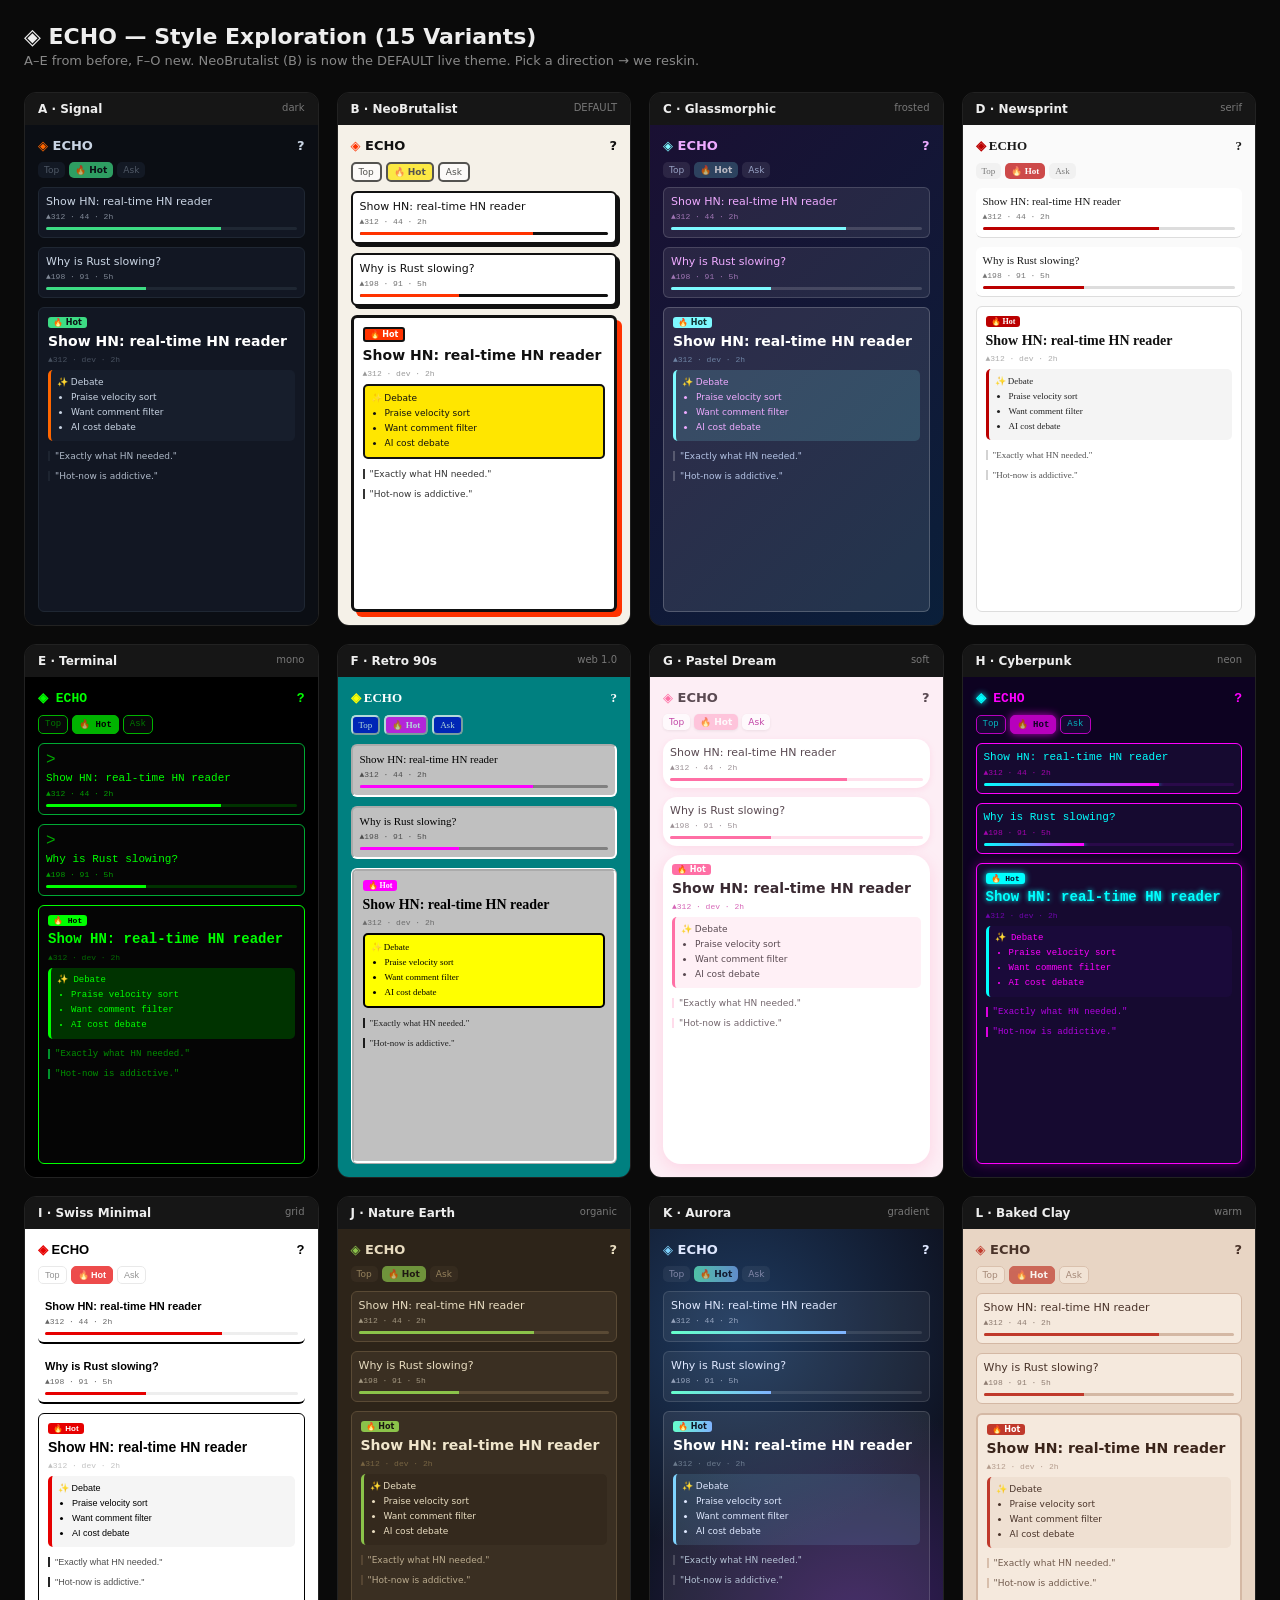
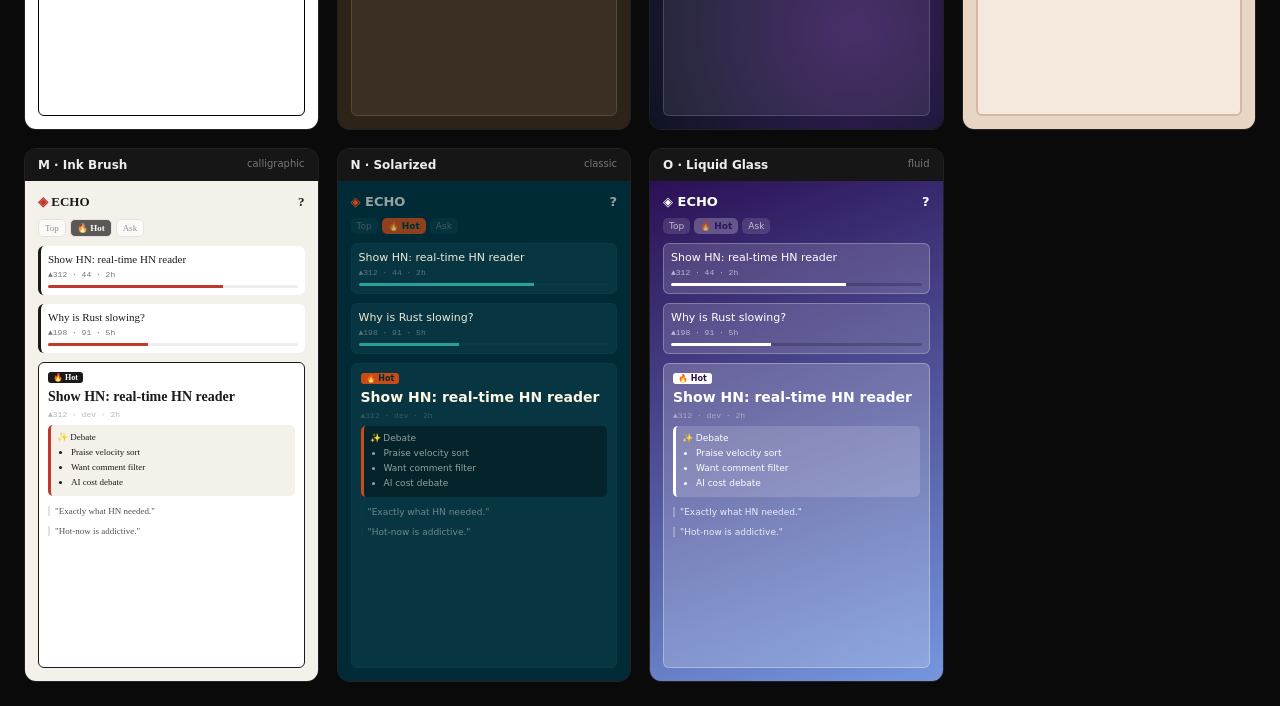
<file: mockups.html>
<!DOCTYPE html>
<html lang="en">
<head>
<meta charset="UTF-8">
<meta name="viewport" content="width=device-width, initial-scale=1.0">
<title>ECHO — Style Exploration (15 Variants)</title>
<style>
  *{box-sizing:border-box;margin:0;padding:0}
  body{font-family:-apple-system,system-ui,sans-serif;background:#0a0a0a;color:#eee;padding:24px}
  h1{font-size:22px;margin-bottom:4px;font-weight:700}
  .sub{color:#888;font-size:13px;margin-bottom:24px}
  .grid{display:grid;grid-template-columns:repeat(auto-fit,minmax(280px,1fr));gap:18px}
  .variant{border-radius:12px;overflow:hidden;border:1px solid #222}
  .variant h2{font-size:12px;padding:9px 13px;background:#161616;font-weight:600;display:flex;justify-content:space-between}
  .variant h2 span{font-size:10px;color:#777;font-weight:400}
  .screen{height:500px;overflow:hidden}
  .scr{height:100%;display:flex;flex-direction:column;padding:13px;gap:9px}
  .top{display:flex;justify-content:space-between;align-items:center;font-size:13px;font-weight:700}
  .tabs{display:flex;gap:4px;flex-wrap:wrap}
  .tab{font-size:9px;padding:3px 6px;border-radius:5px;opacity:.7}
  .tab.hot{font-weight:700}
  .row{display:flex;flex-direction:column;gap:3px;padding:7px;border-radius:6px}
  .rt{font-size:11px;font-weight:500;line-height:1.25}
  .rm{font-size:8px;opacity:.6;font-family:monospace}
  .bar{height:3px;border-radius:2px;overflow:hidden;margin-top:3px}
  .bar i{display:block;height:100%}
  .reader{flex:1;border-radius:6px;padding:9px;display:flex;flex-direction:column;gap:6px;overflow:hidden}
  .rh{font-size:14px;font-weight:700;line-height:1.1}
  .rmeta{font-size:8px;opacity:.6;font-family:monospace}
  .sum{border-radius:5px;padding:6px;font-size:9px;line-height:1.4}
  .sum ul{margin:3px 0 0 14px}
  .sum li{margin:2px 0}
  .cm{border-left:2px solid;padding-left:5px;font-size:9px;margin-top:4px;opacity:.85}
  .badge{font-size:8px;padding:1px 5px;border-radius:3px;font-weight:700;align-self:flex-start}

  /* A SIGNAL */
  .A{background:#0B0E14;color:#C9D4E3}
  .A .top .g{color:#FF6600}.A .tab{background:#171E2C;color:#6B7787}.A .tab.hot{background:#3DDC84;color:#0B0E14}
  .A .row{background:#121723;border:1px solid #1F2733}.A .rt{color:#C9D4E3}.A .bar{background:#1F2733}.A .bar i{background:#3DDC84}
  .A .reader{background:#121723;border:1px solid #1F2733}.A .rh{color:#fff}.A .rmeta{color:#6B7787}
  .A .sum{background:#171E2C;border-left:3px solid #FF6600;color:#C9D4E3}.A .cm{border-color:#1F2733;color:#C9D4E3}.A .badge{background:#3DDC84;color:#0B0E14}

  /* B NEOBRUTALIST */
  .B{background:#F5F1E8;color:#111}
  .B .top .g{color:#FF3300}
  .B .tab{background:#fff;color:#111;border:2px solid #111}
  .B .tab.hot{background:#FFE600;border:2px solid #111}
  .B .row{background:#fff;border:2px solid #111;box-shadow:3px 3px 0 #111}
  .B .rt{color:#111}.B .bar{background:#111}.B .bar i{background:#FF3300}
  .B .reader{background:#fff;border:3px solid #111;box-shadow:5px 5px 0 #FF3300}
  .B .rh{color:#111}.B .rmeta{color:#555}
  .B .sum{background:#FFE600;border:2px solid #111;color:#111}
  .B .cm{border-color:#111;color:#111}.B .badge{background:#FF3300;color:#fff;border:2px solid #111}

  /* C GLASSMORPHIC */
  .C{background:linear-gradient(135deg,#1a1033,#0a1f3a);color:#eaf}
  .C .top .g{color:#7df9ff}
  .C .tab{background:rgba(255,255,255,.12);color:#cdf}.C .tab.hot{background:rgba(125,249,255,.3);color:#fff}
  .C .row{background:rgba(255,255,255,.08);border:1px solid rgba(255,255,255,.15)}
  .C .rt{color:#eaf}.C .bar{background:rgba(255,255,255,.15)}.C .bar i{background:#7df9ff}
  .C .reader{background:rgba(255,255,255,.1);border:1px solid rgba(255,255,255,.2)}
  .C .rh{color:#fff}.C .rmeta{color:#9bd}
  .C .sum{background:rgba(125,249,255,.15);border-left:3px solid #7df9ff;color:#eaf}
  .C .cm{border-color:rgba(255,255,255,.25);color:#cdf}.C .badge{background:#7df9ff;color:#133}

  /* D NEWSPRINT */
  .D{background:#fafafa;color:#1a1a1a;font-family:Georgia,serif}
  .D .top .g{color:#b00}
  .D .tab{background:#eee;color:#444}.D .tab.hot{background:#b00;color:#fff}
  .D .row{background:#fff;border-bottom:1px solid #ddd}.D .rt{color:#1a1a1a}
  .D .bar{background:#ddd}.D .bar i{background:#b00}
  .D .reader{background:#fff;border:1px solid #ddd}.D .rh{color:#111}.D .rmeta{color:#777;font-family:monospace}
  .D .sum{background:#f4f4f4;border-left:3px solid #b00;color:#222}.D .cm{border-color:#ccc;color:#333}.D .badge{background:#b00;color:#fff}

  /* E TERMINAL */
  .E{background:#000;color:#0f0;font-family:"JetBrains Mono",monospace}
  .E .top .g{color:#0f0}
  .E .tab{background:#0a0a0a;color:#0a0;border:1px solid #0f0}.E .tab.hot{background:#0f0;color:#000}
  .E .row{background:#050505;border:1px solid #0a3}.E .rt{color:#0f0}.E .bar{background:#030}.E .bar i{background:#0f0}
  .E .reader{background:#050505;border:1px solid #0f0}.E .rh{color:#0f0}.E .rmeta{color:#0a0}
  .E .sum{background:#030;border-left:3px solid #0f0;color:#0f0}.E .cm{border-color:#0a3;color:#0a0}.E .badge{background:#0f0;color:#000}
  .E .row::before{content:"> ";color:#0a0}

  /* F RETRO 90S */
  .F{background:#008080;color:#fff;font-family:"Comic Sans MS",cursive}
  .F .top .g{color:#ff0}
  .F .tab{background:#0000cd;color:#fff;border:2px outset #fff}.F .tab.hot{background:#ff00ff;color:#fff}
  .F .row{background:#c0c0c0;color:#000;border:2px inset #fff}.F .rt{color:#000}
  .F .bar{background:#808080}.F .bar i{background:#ff00ff}
  .F .reader{background:#c0c0c0;color:#000;border:3px ridge #fff}.F .rh{color:#000}.F .rmeta{color:#333;font-family:monospace}
  .F .sum{background:#ffff00;color:#000;border:2px solid #000}.F .cm{border-color:#000;color:#000}.F .badge{background:#ff00ff;color:#fff}

  /* G PASTEL DREAM */
  .G{background:#fdeef5;color:#5a4a52}
  .G .top .g{color:#ff6fa5}
  .G .tab{background:#fff;color:#a08;box-shadow:0 1px 3px rgba(0,0,0,.1)}.G .tab.hot{background:#ffb3d1;color:#fff}
  .G .row{background:#fff;color:#5a4a52;border-radius:14px;box-shadow:0 2px 6px rgba(255,111,165,.15)}
  .G .rt{color:#5a4a52}.G .bar{background:#ffe0ec}.G .bar i{background:#ff6fa5}
  .G .reader{background:#fff;border-radius:18px;box-shadow:0 4px 16px rgba(255,111,165,.2)}
  .G .rh{color:#3a2a32}.G .rmeta{color:#b08;font-family:monospace}
  .G .sum{background:#fff0f6;border-left:3px solid #ff6fa5;color:#5a4a52}
  .G .cm{border-color:#ffd6e8;color:#5a4a52}.G .badge{background:#ff6fa5;color:#fff}

  /* H CYBERPUNK */
  .H{background:#0d0221;color:#f0f;font-family:"Courier New",monospace}
  .H .top .g{color:#0ff;text-shadow:0 0 6px #0ff}
  .H .tab{background:#1a0a3a;color:#0ff;border:1px solid #f0f}.H .tab.hot{background:#f0f;color:#0d0221;box-shadow:0 0 8px #f0f}
  .H .row{background:#160a30;border:1px solid #f0f}.H .rt{color:#0ff}
  .H .bar{background:#2a0a4a}.H .bar i{background:linear-gradient(90deg,#0ff,#f0f);box-shadow:0 0 5px #0ff}
  .H .reader{background:#160a30;border:1px solid #f0f;box-shadow:0 0 12px rgba(255,0,255,.3)}
  .H .rh{color:#0ff;text-shadow:0 0 5px #0ff}.H .rmeta{color:#a0f;font-family:monospace}
  .H .sum{background:#1a0a3a;border-left:3px solid #0ff;color:#f0f}
  .H .cm{border-color:#f0f;color:#c0f}.H .badge{background:#0ff;color:#0d0221;box-shadow:0 0 6px #0ff}

  /* I SWISS MINIMAL */
  .I{background:#fff;color:#000;font-family:"Helvetica Neue",Arial,sans-serif}
  .I .top .g{color:#e60000}
  .I .tab{background:#fff;color:#666;border:1px solid #e0e0e0}.I .tab.hot{background:#e60000;color:#fff;border-color:#e60000}
  .I .row{background:#fff;border-bottom:2px solid #000}.I .rt{color:#000;font-weight:600}
  .I .bar{background:#eee}.I .bar i{background:#e60000}
  .I .reader{background:#fff;border:1px solid #000}
  .I .rh{color:#000;font-weight:700}.I .rmeta{color:#999;font-family:monospace}
  .I .sum{background:#f5f5f5;border-left:4px solid #e60000;color:#000}
  .I .cm{border-color:#000;color:#333}.I .badge{background:#e60000;color:#fff}

  /* J NATURE EARTH */
  .J{background:#2d2419;color:#e8dcc0}
  .J .top .g{color:#8bc34a}
  .J .tab{background:#3a2f22;color:#c0a878}.J .tab.hot{background:#8bc34a;color:#1a1410}
  .J .row{background:#3a2f22;border:1px solid #5a4a35}.J .rt{color:#e8dcc0}
  .J .bar{background:#5a4a35}.J .bar i{background:#8bc34a}
  .J .reader{background:#3a2f22;border:1px solid #5a4a35}
  .J .rh{color:#f0e6cc}.J .rmeta{color:#a08858;font-family:monospace}
  .J .sum{background:#34291d;border-left:3px solid #8bc34a;color:#e8dcc0}
  .J .cm{border-color:#5a4a35;color:#d0c0a0}.J .badge{background:#8bc34a;color:#1a1410}

  /* K AURORA */
  .K{background:#0f1424;color:#dfe8ff;background-image:radial-gradient(circle at 30% 20%,#1e3a5f 0%,transparent 50%),radial-gradient(circle at 70% 80%,#3a1e5f 0%,transparent 50%)}
  .K .top .g{color:#7fd4ff}
  .K .tab{background:rgba(255,255,255,.08);color:#aac}.K .tab.hot{background:linear-gradient(90deg,#66ffcc,#7fb3ff);color:#0f1424}
  .K .row{background:rgba(255,255,255,.06);border:1px solid rgba(255,255,255,.12)}.K .rt{color:#dfe8ff}
  .K .bar{background:rgba(255,255,255,.1)}.K .bar i{background:linear-gradient(90deg,#66ffcc,#7fb3ff)}
  .K .reader{background:rgba(255,255,255,.08);border:1px solid rgba(255,255,255,.15)}
  .K .rh{color:#fff}.K .rmeta{color:#9ab;font-family:monospace}
  .K .sum{background:rgba(127,212,255,.12);border-left:3px solid #7fd4ff;color:#dfe8ff}
  .K .cm{border-color:rgba(255,255,255,.2);color:#cde}.K .badge{background:linear-gradient(90deg,#66ffcc,#7fb3ff);color:#0f1424}

  /* L BAKED CLAY */
  .L{background:#e8d5c4;color:#4a342a}
  .L .top .g{color:#c0392b}
  .L .tab{background:#f5e9dd;color:#8a6a58;border:1px solid #d4b8a4}.L .tab.hot{background:#c0392b;color:#fff;border-color:#c0392b}
  .L .row{background:#f5e9dd;border:1px solid #d4b8a4}.L .rt{color:#4a342a}
  .L .bar{background:#d4b8a4}.L .bar i{background:#c0392b}
  .L .reader{background:#f5e9dd;border:2px solid #d4b8a4}
  .L .rh{color:#3a241a}.L .rmeta{color:#8a6a58;font-family:monospace}
  .L .sum{background:#efe0d2;border-left:3px solid #c0392b;color:#4a342a}
  .L .cm{border-color:#d4b8a4;color:#5a4234}.L .badge{background:#c0392b;color:#fff}

  /* M INK BRUSH */
  .M{background:#f4f1ea;color:#1a1a1a;font-family:"Songti SC","STSong",serif}
  .M .top .g{color:#c0392b}
  .M .tab{background:#fff;color:#666;border:1px solid #ddd}.M .tab.hot{background:#1a1a1a;color:#fff}
  .M .row{background:#fff;border-left:3px solid #1a1a1a}.M .rt{color:#1a1a1a}
  .M .bar{background:#eee}.M .bar i{background:#c0392b}
  .M .reader{background:#fff;border:1px solid #1a1a1a}
  .M .rh{color:#1a1a1a;font-weight:700}.M .rmeta{color:#888;font-family:monospace}
  .M .sum{background:#f4f1ea;border-left:3px solid #c0392b;color:#1a1a1a}
  .M .cm{border-color:#ddd;color:#333}.M .badge{background:#1a1a1a;color:#fff}

  /* N SOLARIZED */
  .N{background:#002b36;color:#93a1a1}
  .N .top .g{color:#cb4b16}
  .N .tab{background:#073642;color:#586e75}.N .tab.hot{background:#cb4b16;color:#002b36}
  .N .row{background:#073642;border:1px solid #0a3a47}.N .rt{color:#eee8d5}
  .N .bar{background:#0a3a47}.N .bar i{background:#2aa198}
  .N .reader{background:#073642;border:1px solid #0a3a47}
  .N .rh{color:#fdf6e3}.N .rmeta{color:#586e75;font-family:monospace}
  .N .sum{background:#04232b;border-left:3px solid #cb4b16;color:#93a1a1}
  .N .cm{border-color:#0a3a47;color:#839496}.N .badge{background:#cb4b16;color:#002b36}

  /* O LIQUID GLASS */
  .O{background:linear-gradient(160deg,#2b1055,#7597de);color:#fff}
  .O .top .g{color:#fff}
  .O .tab{background:rgba(255,255,255,.18);color:#fff;backdrop-filter:blur(10px)}.O .tab.hot{background:rgba(255,255,255,.35);color:#2b1055}
  .O .row{background:rgba(255,255,255,.15);backdrop-filter:blur(12px);border:1px solid rgba(255,255,255,.25)}.O .rt{color:#fff}
  .O .bar{background:rgba(0,0,0,.2)}.O .bar i{background:#fff}
  .O .reader{background:rgba(255,255,255,.2);backdrop-filter:blur(16px);border:1px solid rgba(255,255,255,.3)}
  .O .rh{color:#fff}.O .rmeta{color:rgba(255,255,255,.7);font-family:monospace}
  .O .sum{background:rgba(255,255,255,.15);border-left:3px solid #fff;color:#fff}
  .O .cm{border-color:rgba(255,255,255,.3);color:#fff}.O .badge{background:#fff;color:#2b1055}
</style>
</head>
<body>
<h1>◈ ECHO — Style Exploration (15 Variants)</h1>
<div class="sub">A–E from before, F–O new. NeoBrutalist (B) is now the DEFAULT live theme. Pick a direction → we reskin.</div>
<div class="grid">
  <div class="variant"><h2>A · Signal <span>dark</span></h2><div class="screen"><div class="scr A"><div class="top"><span><span class="g">◈</span> ECHO</span><span>?</span></div><div class="tabs"><span class="tab">Top</span><span class="tab hot">🔥 Hot</span><span class="tab">Ask</span></div><div class="row"><div class="rt">Show HN: real-time HN reader</div><div class="rm">▲312 · 44 · 2h</div><div class="bar"><i style="width:70%"></i></div></div><div class="row"><div class="rt">Why is Rust slowing?</div><div class="rm">▲198 · 91 · 5h</div><div class="bar"><i style="width:40%"></i></div></div><div class="reader"><span class="badge">🔥 Hot</span><div class="rh">Show HN: real-time HN reader</div><div class="rmeta">▲312 · dev · 2h</div><div class="sum">✨ Debate<ul><li>Praise velocity sort</li><li>Want comment filter</li><li>AI cost debate</li></ul></div><div class="cm">"Exactly what HN needed."</div><div class="cm">"Hot-now is addictive."</div></div></div></div></div>

  <div class="variant"><h2>B · NeoBrutalist <span>DEFAULT</span></h2><div class="screen"><div class="scr B"><div class="top"><span><span class="g">◈</span> ECHO</span><span>?</span></div><div class="tabs"><span class="tab">Top</span><span class="tab hot">🔥 Hot</span><span class="tab">Ask</span></div><div class="row"><div class="rt">Show HN: real-time HN reader</div><div class="rm">▲312 · 44 · 2h</div><div class="bar"><i style="width:70%"></i></div></div><div class="row"><div class="rt">Why is Rust slowing?</div><div class="rm">▲198 · 91 · 5h</div><div class="bar"><i style="width:40%"></i></div></div><div class="reader"><span class="badge">🔥 Hot</span><div class="rh">Show HN: real-time HN reader</div><div class="rmeta">▲312 · dev · 2h</div><div class="sum">✨ Debate<ul><li>Praise velocity sort</li><li>Want comment filter</li><li>AI cost debate</li></ul></div><div class="cm">"Exactly what HN needed."</div><div class="cm">"Hot-now is addictive."</div></div></div></div></div>

  <div class="variant"><h2>C · Glassmorphic <span>frosted</span></h2><div class="screen"><div class="scr C"><div class="top"><span><span class="g">◈</span> ECHO</span><span>?</span></div><div class="tabs"><span class="tab">Top</span><span class="tab hot">🔥 Hot</span><span class="tab">Ask</span></div><div class="row"><div class="rt">Show HN: real-time HN reader</div><div class="rm">▲312 · 44 · 2h</div><div class="bar"><i style="width:70%"></i></div></div><div class="row"><div class="rt">Why is Rust slowing?</div><div class="rm">▲198 · 91 · 5h</div><div class="bar"><i style="width:40%"></i></div></div><div class="reader"><span class="badge">🔥 Hot</span><div class="rh">Show HN: real-time HN reader</div><div class="rmeta">▲312 · dev · 2h</div><div class="sum">✨ Debate<ul><li>Praise velocity sort</li><li>Want comment filter</li><li>AI cost debate</li></ul></div><div class="cm">"Exactly what HN needed."</div><div class="cm">"Hot-now is addictive."</div></div></div></div></div>

  <div class="variant"><h2>D · Newsprint <span>serif</span></h2><div class="screen"><div class="scr D"><div class="top"><span><span class="g">◈</span> ECHO</span><span>?</span></div><div class="tabs"><span class="tab">Top</span><span class="tab hot">🔥 Hot</span><span class="tab">Ask</span></div><div class="row"><div class="rt">Show HN: real-time HN reader</div><div class="rm">▲312 · 44 · 2h</div><div class="bar"><i style="width:70%"></i></div></div><div class="row"><div class="rt">Why is Rust slowing?</div><div class="rm">▲198 · 91 · 5h</div><div class="bar"><i style="width:40%"></i></div></div><div class="reader"><span class="badge">🔥 Hot</span><div class="rh">Show HN: real-time HN reader</div><div class="rmeta">▲312 · dev · 2h</div><div class="sum">✨ Debate<ul><li>Praise velocity sort</li><li>Want comment filter</li><li>AI cost debate</li></ul></div><div class="cm">"Exactly what HN needed."</div><div class="cm">"Hot-now is addictive."</div></div></div></div></div>

  <div class="variant"><h2>E · Terminal <span>mono</span></h2><div class="screen"><div class="scr E"><div class="top"><span><span class="g">◈</span> ECHO</span><span>?</span></div><div class="tabs"><span class="tab">Top</span><span class="tab hot">🔥 Hot</span><span class="tab">Ask</span></div><div class="row"><div class="rt">Show HN: real-time HN reader</div><div class="rm">▲312 · 44 · 2h</div><div class="bar"><i style="width:70%"></i></div></div><div class="row"><div class="rt">Why is Rust slowing?</div><div class="rm">▲198 · 91 · 5h</div><div class="bar"><i style="width:40%"></i></div></div><div class="reader"><span class="badge">🔥 Hot</span><div class="rh">Show HN: real-time HN reader</div><div class="rmeta">▲312 · dev · 2h</div><div class="sum">✨ Debate<ul><li>Praise velocity sort</li><li>Want comment filter</li><li>AI cost debate</li></ul></div><div class="cm">"Exactly what HN needed."</div><div class="cm">"Hot-now is addictive."</div></div></div></div></div>

  <div class="variant"><h2>F · Retro 90s <span>web 1.0</span></h2><div class="screen"><div class="scr F"><div class="top"><span><span class="g">◈</span> ECHO</span><span>?</span></div><div class="tabs"><span class="tab">Top</span><span class="tab hot">🔥 Hot</span><span class="tab">Ask</span></div><div class="row"><div class="rt">Show HN: real-time HN reader</div><div class="rm">▲312 · 44 · 2h</div><div class="bar"><i style="width:70%"></i></div></div><div class="row"><div class="rt">Why is Rust slowing?</div><div class="rm">▲198 · 91 · 5h</div><div class="bar"><i style="width:40%"></i></div></div><div class="reader"><span class="badge">🔥 Hot</span><div class="rh">Show HN: real-time HN reader</div><div class="rmeta">▲312 · dev · 2h</div><div class="sum">✨ Debate<ul><li>Praise velocity sort</li><li>Want comment filter</li><li>AI cost debate</li></ul></div><div class="cm">"Exactly what HN needed."</div><div class="cm">"Hot-now is addictive."</div></div></div></div></div>

  <div class="variant"><h2>G · Pastel Dream <span>soft</span></h2><div class="screen"><div class="scr G"><div class="top"><span><span class="g">◈</span> ECHO</span><span>?</span></div><div class="tabs"><span class="tab">Top</span><span class="tab hot">🔥 Hot</span><span class="tab">Ask</span></div><div class="row"><div class="rt">Show HN: real-time HN reader</div><div class="rm">▲312 · 44 · 2h</div><div class="bar"><i style="width:70%"></i></div></div><div class="row"><div class="rt">Why is Rust slowing?</div><div class="rm">▲198 · 91 · 5h</div><div class="bar"><i style="width:40%"></i></div></div><div class="reader"><span class="badge">🔥 Hot</span><div class="rh">Show HN: real-time HN reader</div><div class="rmeta">▲312 · dev · 2h</div><div class="sum">✨ Debate<ul><li>Praise velocity sort</li><li>Want comment filter</li><li>AI cost debate</li></ul></div><div class="cm">"Exactly what HN needed."</div><div class="cm">"Hot-now is addictive."</div></div></div></div></div>

  <div class="variant"><h2>H · Cyberpunk <span>neon</span></h2><div class="screen"><div class="scr H"><div class="top"><span><span class="g">◈</span> ECHO</span><span>?</span></div><div class="tabs"><span class="tab">Top</span><span class="tab hot">🔥 Hot</span><span class="tab">Ask</span></div><div class="row"><div class="rt">Show HN: real-time HN reader</div><div class="rm">▲312 · 44 · 2h</div><div class="bar"><i style="width:70%"></i></div></div><div class="row"><div class="rt">Why is Rust slowing?</div><div class="rm">▲198 · 91 · 5h</div><div class="bar"><i style="width:40%"></i></div></div><div class="reader"><span class="badge">🔥 Hot</span><div class="rh">Show HN: real-time HN reader</div><div class="rmeta">▲312 · dev · 2h</div><div class="sum">✨ Debate<ul><li>Praise velocity sort</li><li>Want comment filter</li><li>AI cost debate</li></ul></div><div class="cm">"Exactly what HN needed."</div><div class="cm">"Hot-now is addictive."</div></div></div></div></div>

  <div class="variant"><h2>I · Swiss Minimal <span>grid</span></h2><div class="screen"><div class="scr I"><div class="top"><span><span class="g">◈</span> ECHO</span><span>?</span></div><div class="tabs"><span class="tab">Top</span><span class="tab hot">🔥 Hot</span><span class="tab">Ask</span></div><div class="row"><div class="rt">Show HN: real-time HN reader</div><div class="rm">▲312 · 44 · 2h</div><div class="bar"><i style="width:70%"></i></div></div><div class="row"><div class="rt">Why is Rust slowing?</div><div class="rm">▲198 · 91 · 5h</div><div class="bar"><i style="width:40%"></i></div></div><div class="reader"><span class="badge">🔥 Hot</span><div class="rh">Show HN: real-time HN reader</div><div class="rmeta">▲312 · dev · 2h</div><div class="sum">✨ Debate<ul><li>Praise velocity sort</li><li>Want comment filter</li><li>AI cost debate</li></ul></div><div class="cm">"Exactly what HN needed."</div><div class="cm">"Hot-now is addictive."</div></div></div></div></div>

  <div class="variant"><h2>J · Nature Earth <span>organic</span></h2><div class="screen"><div class="scr J"><div class="top"><span><span class="g">◈</span> ECHO</span><span>?</span></div><div class="tabs"><span class="tab">Top</span><span class="tab hot">🔥 Hot</span><span class="tab">Ask</span></div><div class="row"><div class="rt">Show HN: real-time HN reader</div><div class="rm">▲312 · 44 · 2h</div><div class="bar"><i style="width:70%"></i></div></div><div class="row"><div class="rt">Why is Rust slowing?</div><div class="rm">▲198 · 91 · 5h</div><div class="bar"><i style="width:40%"></i></div></div><div class="reader"><span class="badge">🔥 Hot</span><div class="rh">Show HN: real-time HN reader</div><div class="rmeta">▲312 · dev · 2h</div><div class="sum">✨ Debate<ul><li>Praise velocity sort</li><li>Want comment filter</li><li>AI cost debate</li></ul></div><div class="cm">"Exactly what HN needed."</div><div class="cm">"Hot-now is addictive."</div></div></div></div></div>

  <div class="variant"><h2>K · Aurora <span>gradient</span></h2><div class="screen"><div class="scr K"><div class="top"><span><span class="g">◈</span> ECHO</span><span>?</span></div><div class="tabs"><span class="tab">Top</span><span class="tab hot">🔥 Hot</span><span class="tab">Ask</span></div><div class="row"><div class="rt">Show HN: real-time HN reader</div><div class="rm">▲312 · 44 · 2h</div><div class="bar"><i style="width:70%"></i></div></div><div class="row"><div class="rt">Why is Rust slowing?</div><div class="rm">▲198 · 91 · 5h</div><div class="bar"><i style="width:40%"></i></div></div><div class="reader"><span class="badge">🔥 Hot</span><div class="rh">Show HN: real-time HN reader</div><div class="rmeta">▲312 · dev · 2h</div><div class="sum">✨ Debate<ul><li>Praise velocity sort</li><li>Want comment filter</li><li>AI cost debate</li></ul></div><div class="cm">"Exactly what HN needed."</div><div class="cm">"Hot-now is addictive."</div></div></div></div></div>

  <div class="variant"><h2>L · Baked Clay <span>warm</span></h2><div class="screen"><div class="scr L"><div class="top"><span><span class="g">◈</span> ECHO</span><span>?</span></div><div class="tabs"><span class="tab">Top</span><span class="tab hot">🔥 Hot</span><span class="tab">Ask</span></div><div class="row"><div class="rt">Show HN: real-time HN reader</div><div class="rm">▲312 · 44 · 2h</div><div class="bar"><i style="width:70%"></i></div></div><div class="row"><div class="rt">Why is Rust slowing?</div><div class="rm">▲198 · 91 · 5h</div><div class="bar"><i style="width:40%"></i></div></div><div class="reader"><span class="badge">🔥 Hot</span><div class="rh">Show HN: real-time HN reader</div><div class="rmeta">▲312 · dev · 2h</div><div class="sum">✨ Debate<ul><li>Praise velocity sort</li><li>Want comment filter</li><li>AI cost debate</li></ul></div><div class="cm">"Exactly what HN needed."</div><div class="cm">"Hot-now is addictive."</div></div></div></div></div>

  <div class="variant"><h2>M · Ink Brush <span>calligraphic</span></h2><div class="screen"><div class="scr M"><div class="top"><span><span class="g">◈</span> ECHO</span><span>?</span></div><div class="tabs"><span class="tab">Top</span><span class="tab hot">🔥 Hot</span><span class="tab">Ask</span></div><div class="row"><div class="rt">Show HN: real-time HN reader</div><div class="rm">▲312 · 44 · 2h</div><div class="bar"><i style="width:70%"></i></div></div><div class="row"><div class="rt">Why is Rust slowing?</div><div class="rm">▲198 · 91 · 5h</div><div class="bar"><i style="width:40%"></i></div></div><div class="reader"><span class="badge">🔥 Hot</span><div class="rh">Show HN: real-time HN reader</div><div class="rmeta">▲312 · dev · 2h</div><div class="sum">✨ Debate<ul><li>Praise velocity sort</li><li>Want comment filter</li><li>AI cost debate</li></ul></div><div class="cm">"Exactly what HN needed."</div><div class="cm">"Hot-now is addictive."</div></div></div></div></div>

  <div class="variant"><h2>N · Solarized <span>classic</span></h2><div class="screen"><div class="scr N"><div class="top"><span><span class="g">◈</span> ECHO</span><span>?</span></div><div class="tabs"><span class="tab">Top</span><span class="tab hot">🔥 Hot</span><span class="tab">Ask</span></div><div class="row"><div class="rt">Show HN: real-time HN reader</div><div class="rm">▲312 · 44 · 2h</div><div class="bar"><i style="width:70%"></i></div></div><div class="row"><div class="rt">Why is Rust slowing?</div><div class="rm">▲198 · 91 · 5h</div><div class="bar"><i style="width:40%"></i></div></div><div class="reader"><span class="badge">🔥 Hot</span><div class="rh">Show HN: real-time HN reader</div><div class="rmeta">▲312 · dev · 2h</div><div class="sum">✨ Debate<ul><li>Praise velocity sort</li><li>Want comment filter</li><li>AI cost debate</li></ul></div><div class="cm">"Exactly what HN needed."</div><div class="cm">"Hot-now is addictive."</div></div></div></div></div>

  <div class="variant"><h2>O · Liquid Glass <span>fluid</span></h2><div class="screen"><div class="scr O"><div class="top"><span><span class="g">◈</span> ECHO</span><span>?</span></div><div class="tabs"><span class="tab">Top</span><span class="tab hot">🔥 Hot</span><span class="tab">Ask</span></div><div class="row"><div class="rt">Show HN: real-time HN reader</div><div class="rm">▲312 · 44 · 2h</div><div class="bar"><i style="width:70%"></i></div></div><div class="row"><div class="rt">Why is Rust slowing?</div><div class="rm">▲198 · 91 · 5h</div><div class="bar"><i style="width:40%"></i></div></div><div class="reader"><span class="badge">🔥 Hot</span><div class="rh">Show HN: real-time HN reader</div><div class="rmeta">▲312 · dev · 2h</div><div class="sum">✨ Debate<ul><li>Praise velocity sort</li><li>Want comment filter</li><li>AI cost debate</li></ul></div><div class="cm">"Exactly what HN needed."</div><div class="cm">"Hot-now is addictive."</div></div></div></div></div>
</div>
</body>
</html>
</file>
